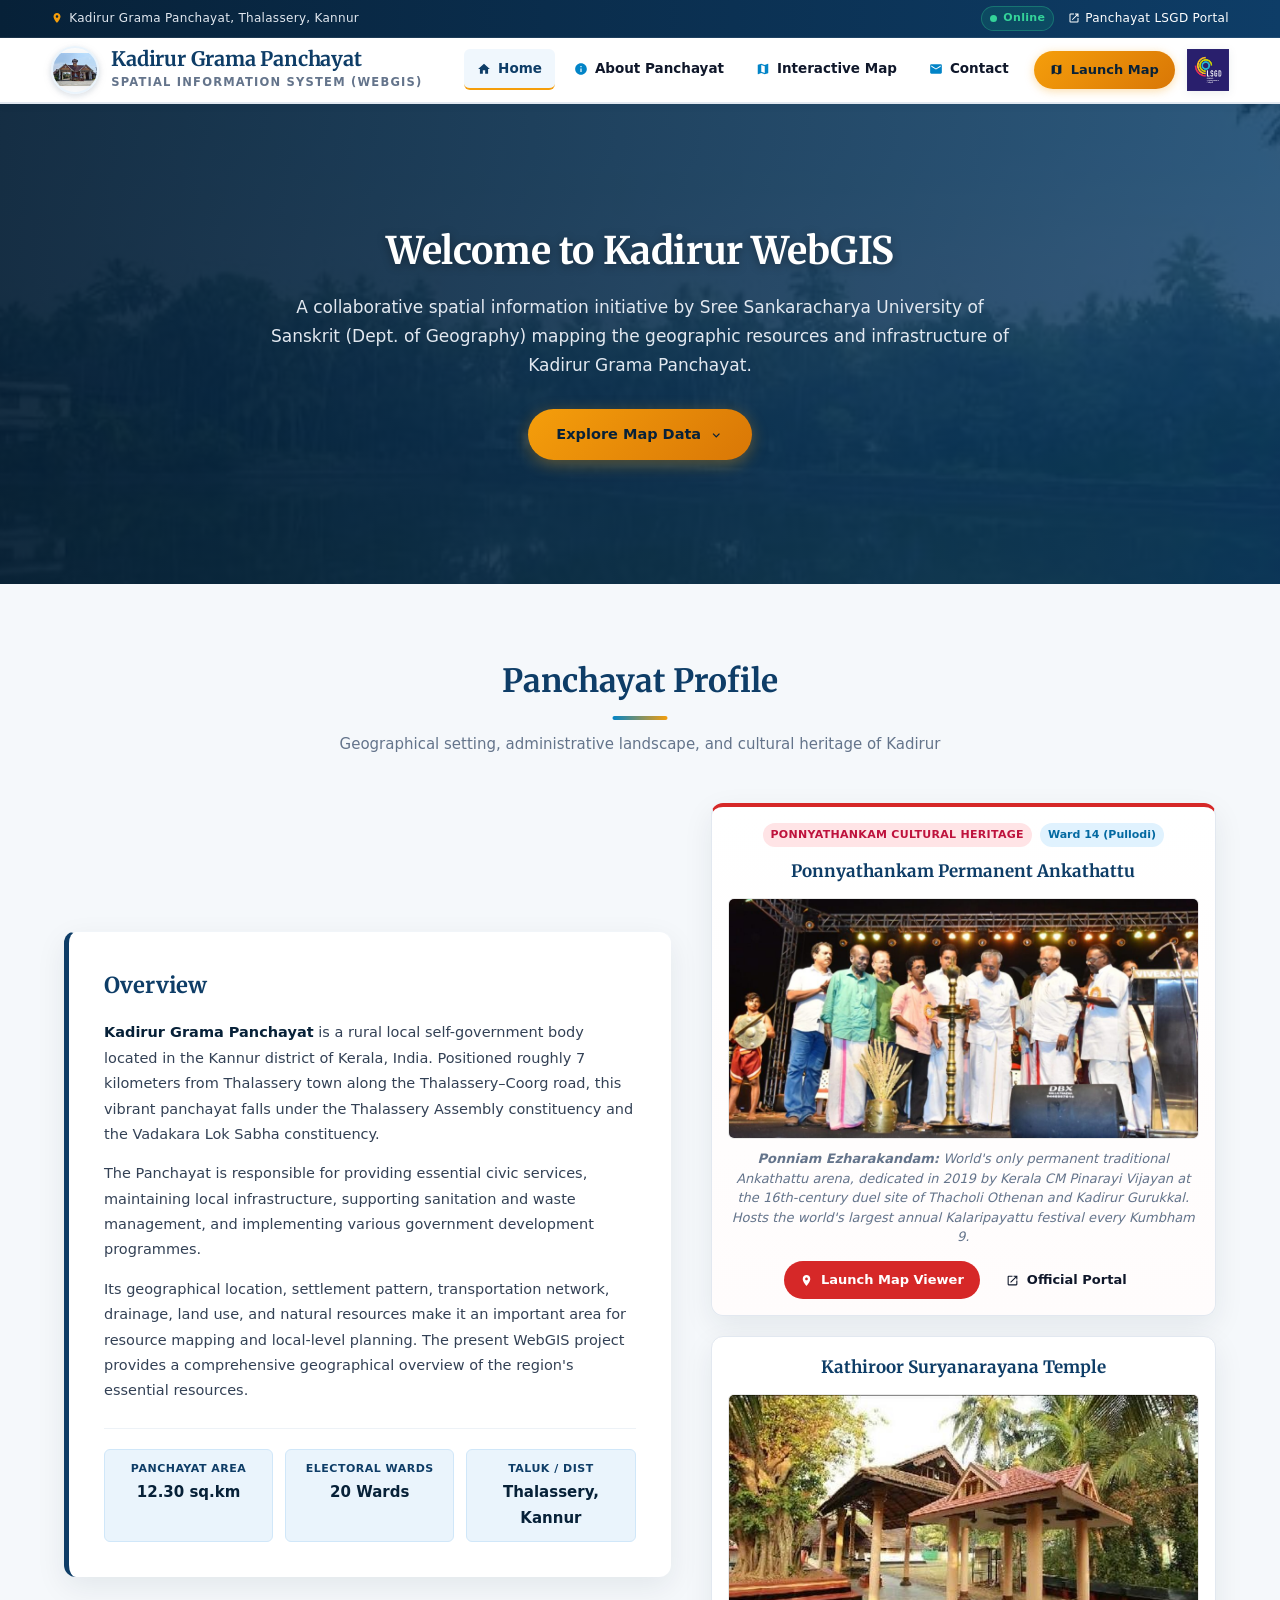
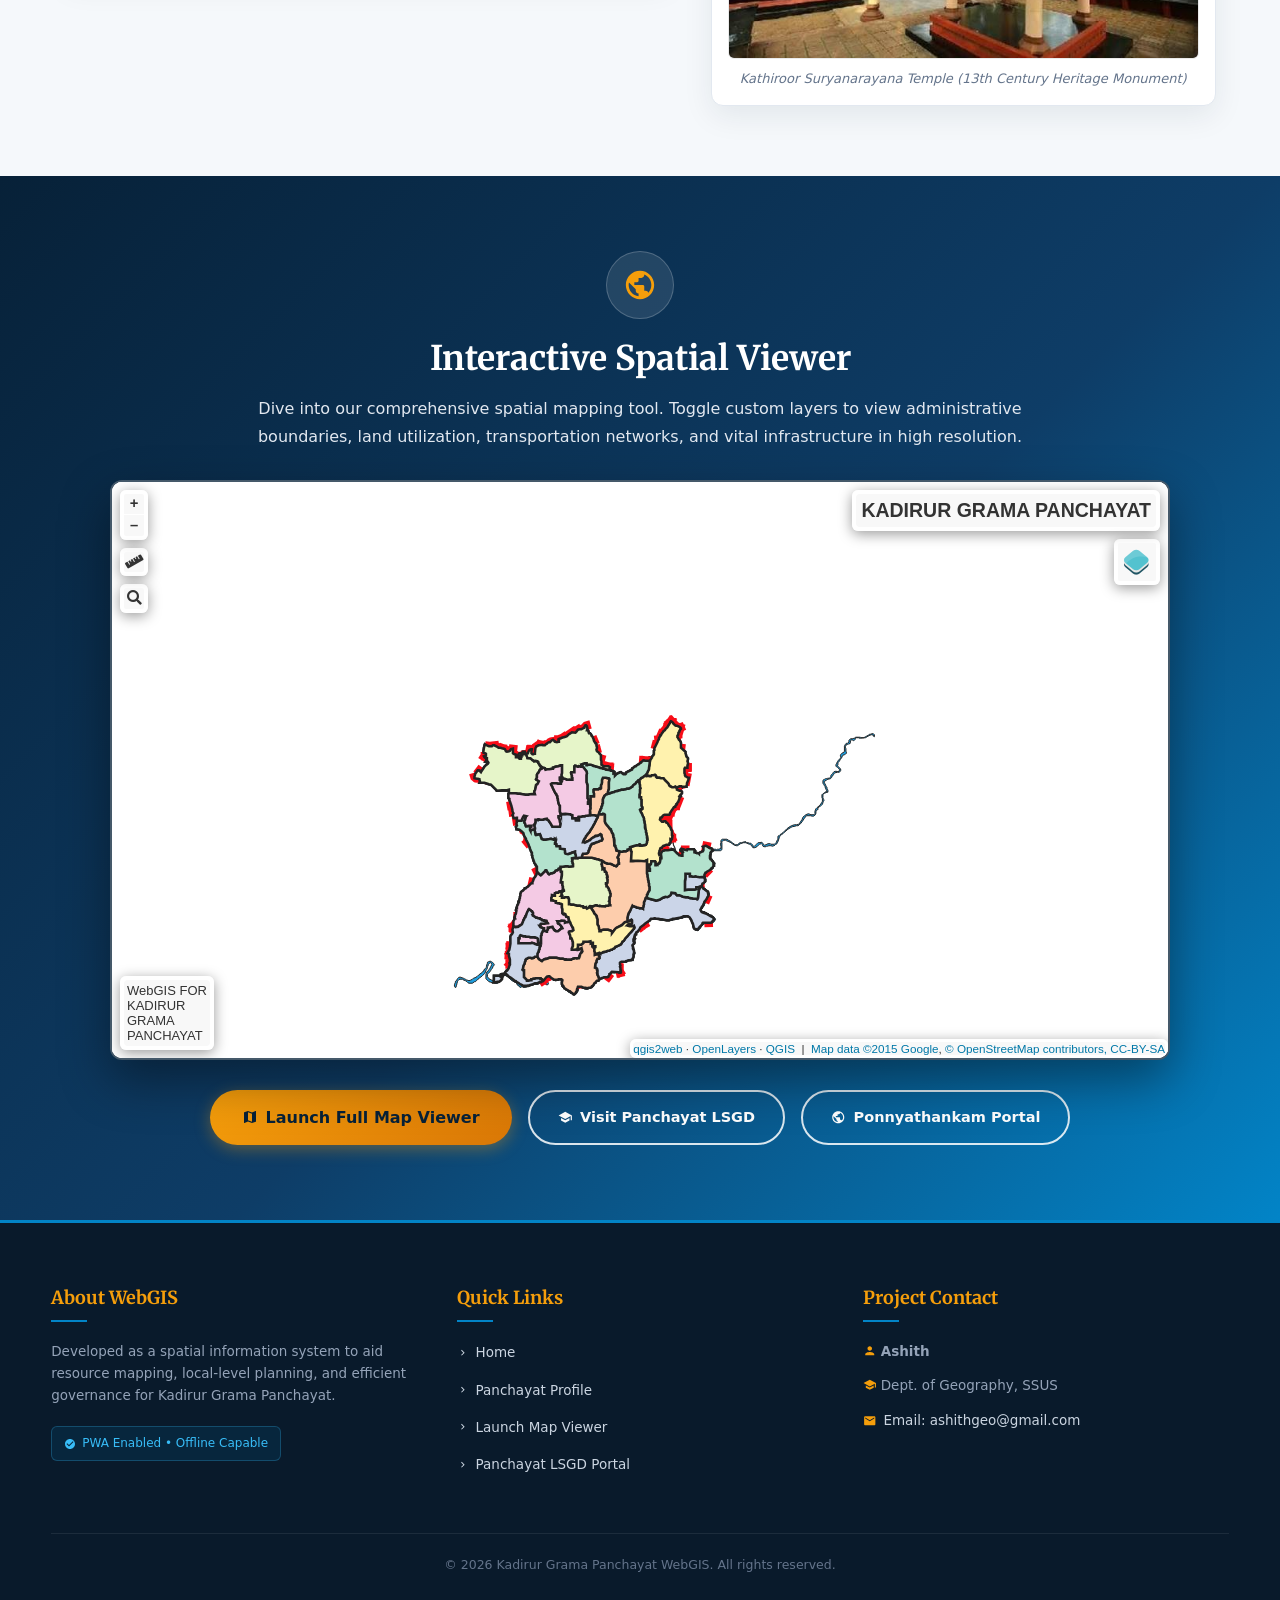
<file: index.html>
<!DOCTYPE html>
<html lang="en">

<head>
    <meta charset="UTF-8">
    <meta name="viewport" content="width=device-width, initial-scale=1.0">
    <title>WebGIS – Kadirur Grama Panchayat | LSGD Kerala</title>
    <meta name="description"
        content="Official Spatial Information System (WebGIS) of Kadirur Grama Panchayat, LSGD Kerala. Spatial resource mapping, administrative wards, civic infrastructure, and local-level planning.">
    <meta name="theme-color" content="#0e3d67">

    <!-- Progressive Web App Manifest -->
    <link rel="manifest" href="manifest.json">

    <!-- Preload Critical Above-the-Fold Hero Image -->
    <link rel="preload" as="image" href="assets/images/kadirur_landscape_hero.jpg">

    <!-- Google Fonts with Non-Blocking Asynchronous Font Loading -->
    <link rel="preconnect" href="https://fonts.googleapis.com">
    <link rel="preconnect" href="https://fonts.gstatic.com" crossorigin>
    <link href="https://fonts.googleapis.com/css2?family=Merriweather:wght@700&display=swap" rel="stylesheet"
        media="print" onload="this.media='all'">
    <noscript>
        <link href="https://fonts.googleapis.com/css2?family=Merriweather:wght@700&display=swap" rel="stylesheet">
    </noscript>

    <!-- Core Optimized Stylesheet -->
    <link rel="stylesheet" href="styles.css?v=1.2.1">
</head>

<body>

    <!-- Accessible Keyboard Skip Link -->
    <a href="#main-content" class="skip-link">Skip to main content</a>

    <!-- Unified Sticky Site Header -->
    <header class="site-header" id="site-header">
        <!-- Top Utility Bar -->
        <div class="top-bar">
            <div class="top-bar-left">
                <span class="location-tag">
                    <svg class="svg-icon" viewBox="0 0 24 24" aria-hidden="true">
                        <path
                            d="M12 2C8.13 2 5 5.13 5 9c0 5.25 7 13 7 13s7-7.75 7-13c0-3.87-3.13-7-7-7zm0 9.5c-1.38 0-2.5-1.12-2.5-2.5s1.12-2.5 2.5-2.5 2.5 1.12 2.5 2.5-1.12 2.5-2.5 2.5z" />
                    </svg>
                    Kadirur Grama Panchayat, Thalassery, Kannur
                </span>
            </div>
            <div class="top-bar-right">
                <span class="network-badge" id="network-badge" aria-live="polite" title="Network status">
                    <span class="status-dot"></span>
                    <span class="status-text">Online</span>
                </span>
                <a href="https://kadirurpanchayat.lsgkerala.gov.in/en" target="_blank" rel="noopener noreferrer">
                    <svg class="svg-icon" viewBox="0 0 24 24" aria-hidden="true">
                        <path
                            d="M19 19H5V5h7V3H5a2 2 0 0 0-2 2v14a2 2 0 0 0 2 2h14a2 2 0 0 0 2-2v-7h-2v7zM14 3v2h3.59l-9.83 9.83 1.41 1.41L19 6.41V10h2V3h-7z" />
                    </svg>
                    Panchayat LSGD Portal
                </a>
            </div>
        </div>

        <!-- Main Navigation Bar -->
        <div class="main-nav-wrapper">
            <div class="nav-container">
                <!-- Branding: University Dept Logo + Titles -->
                <a href="#home" class="brand-link" aria-label="Kadirur Grama Panchayat WebGIS Home">
                    <img src="assets/images/ssus_logo.jpg" alt="SSUS Dept. of Geography Logo"
                        class="brand-logo ssus-logo" width="52" height="52">
                    <div class="header-titles">
                        <h1 class="site-title">Kadirur Grama Panchayat</h1>
                        <span class="site-subtitle">Spatial Information System (WebGIS)</span>
                    </div>
                </a>

                <!-- Desktop Navigation Links -->
                <nav class="desktop-nav" aria-label="Primary Navigation">
                    <ul class="nav-list">
                        <li><a href="#home" class="nav-link active"><svg class="svg-icon" viewBox="0 0 24 24"
                                    aria-hidden="true">
                                    <path d="M10 20v-6h4v6h5v-8h3L12 3 2 12h3v8z" />
                                </svg> Home</a></li>
                        <li><a href="#about" class="nav-link"><svg class="svg-icon" viewBox="0 0 24 24"
                                    aria-hidden="true">
                                    <path
                                        d="M12 2C6.48 2 2 6.48 2 12s4.48 10 10 10 10-4.48 10-10S17.52 2 12 2zm1 15h-2v-6h2v6zm0-8h-2V7h2v2z" />
                                </svg> About Panchayat</a></li>
                        <li><a href="#webgis" class="nav-link"><svg class="svg-icon" viewBox="0 0 24 24"
                                    aria-hidden="true">
                                    <path
                                        d="M20.5 3l-.16.03L15 5.1 9 3 3.36 4.9c-.21.07-.36.25-.36.48V20.5c0 .28.22.5.5.5l.16-.03L9 18.9l6 2.1 5.64-1.9c.21-.07.36-.25.36-.48V3.5c0-.28-.22-.5-.5-.5zM15 19l-6-2.11V5l6 2.11V19z" />
                                </svg> Interactive Map</a></li>
                        <li><a href="#contact" class="nav-link"><svg class="svg-icon" viewBox="0 0 24 24"
                                    aria-hidden="true">
                                    <path
                                        d="M20 4H4c-1.1 0-1.99.9-1.99 2L2 18c0 1.1.9 2 2 2h16c1.1 0 2-.9 2-2V6c0-1.1-.9-2-2-2zm0 4l-8 5-8-5V6l8 5 8-5v2z" />
                                </svg> Contact</a></li>
                    </ul>
                </nav>

                <!-- Header Actions & Secondary Logo -->
                <div class="header-actions">
                    <a href="#webgis" class="btn btn-sm btn-nav-cta">
                        <svg class="svg-icon" viewBox="0 0 24 24" aria-hidden="true">
                            <path
                                d="M20.5 3l-.16.03L15 5.1 9 3 3.36 4.9c-.21.07-.36.25-.36.48V20.5c0 .28.22.5.5.5l.16-.03L9 18.9l6 2.1 5.64-1.9c.21-.07.36-.25.36-.48V3.5c0-.28-.22-.5-.5-.5zM15 19l-6-2.11V5l6 2.11V19z" />
                        </svg>
                        <span>Launch Map</span>
                    </a>
                    <img src="assets/images/lsgd_logo.png" alt="LSGD Kerala Logo" class="brand-logo lsgd-logo"
                        width="46" height="46">

                    <!-- Accessible Mobile Hamburger Button -->
                    <button class="mobile-menu-btn" id="mobile-menu-toggle" aria-label="Toggle navigation menu"
                        aria-expanded="false" aria-controls="mobile-nav-drawer">
                        <span class="hamburger-bar"></span>
                        <span class="hamburger-bar"></span>
                        <span class="hamburger-bar"></span>
                    </button>
                </div>
            </div>
        </div>

        <!-- Accessible Mobile Navigation Drawer -->
        <nav class="mobile-nav-drawer" id="mobile-nav-drawer" aria-label="Mobile Navigation" hidden>
            <ul class="mobile-nav-list">
                <li><a href="#home" class="mobile-nav-link active"><svg class="svg-icon" viewBox="0 0 24 24"
                            aria-hidden="true">
                            <path d="M10 20v-6h4v6h5v-8h3L12 3 2 12h3v8z" />
                        </svg> Home</a></li>
                <li><a href="#about" class="mobile-nav-link"><svg class="svg-icon" viewBox="0 0 24 24"
                            aria-hidden="true">
                            <path
                                d="M12 2C6.48 2 2 6.48 2 12s4.48 10 10 10 10-4.48 10-10S17.52 2 12 2zm1 15h-2v-6h2v6zm0-8h-2V7h2v2z" />
                        </svg> About Panchayat</a></li>
                <li><a href="#webgis" class="mobile-nav-link"><svg class="svg-icon" viewBox="0 0 24 24"
                            aria-hidden="true">
                            <path
                                d="M20.5 3l-.16.03L15 5.1 9 3 3.36 4.9c-.21.07-.36.25-.36.48V20.5c0 .28.22.5.5.5l.16-.03L9 18.9l6 2.1 5.64-1.9c.21-.07.36-.25.36-.48V3.5c0-.28-.22-.5-.5-.5zM15 19l-6-2.11V5l6 2.11V19z" />
                        </svg> Interactive Map</a></li>
                <li><a href="#contact" class="mobile-nav-link"><svg class="svg-icon" viewBox="0 0 24 24"
                            aria-hidden="true">
                            <path
                                d="M20 4H4c-1.1 0-1.99.9-1.99 2L2 18c0 1.1.9 2 2 2h16c1.1 0 2-.9 2-2V6c0-1.1-.9-2-2-2zm0 4l-8 5-8-5V6l8 5 8-5v2z" />
                        </svg> Contact</a></li>
                <li class="mobile-nav-action">
                    <a href="https://kadirurpanchayat.lsgkerala.gov.in/en" target="_blank" rel="noopener noreferrer"
                        class="btn btn-outline-light btn-block">
                        <svg class="svg-icon" viewBox="0 0 24 24" aria-hidden="true">
                            <path
                                d="M19 19H5V5h7V3H5a2 2 0 0 0-2 2v14a2 2 0 0 0 2 2h14a2 2 0 0 0 2-2v-7h-2v7zM14 3v2h3.59l-9.83 9.83 1.41 1.41L19 6.41V10h2V3h-7z" />
                        </svg>
                        Panchayat LSGD Portal
                    </a>
                </li>
            </ul>
        </nav>
    </header>

    <!-- Main Page Content -->
    <main id="main-content">
        <!-- Hero Section -->
        <section id="home" class="hero">
            <div class="hero-content">
                <h2>Welcome to Kadirur WebGIS</h2>
                <p>A collaborative spatial information initiative by Sree Sankaracharya University of Sanskrit (Dept. of
                    Geography) mapping the geographic resources and infrastructure of Kadirur Grama Panchayat.</p>
                <a href="#webgis" class="btn btn-primary">
                    <span>Explore Map Data</span>
                    <svg class="svg-icon" viewBox="0 0 24 24" aria-hidden="true">
                        <path d="M7.41 8.59L12 13.17l4.59-4.58L18 10l-6 6-6-6 1.41-1.41z" />
                    </svg>
                </a>
            </div>
        </section>

        <!-- About Section -->
        <section id="about" class="container">
            <div class="section-header">
                <h2>Panchayat Profile</h2>
                <p>Geographical setting, administrative landscape, and cultural heritage of Kadirur</p>
            </div>

            <div class="about-grid">
                <div class="about-text">
                    <h3>Overview</h3>
                    <p>
                        <strong>Kadirur Grama Panchayat</strong> is a rural local self-government body located in the
                        Kannur district of Kerala, India. Positioned roughly 7 kilometers from Thalassery town along the
                        Thalassery–Coorg road, this vibrant panchayat falls under the Thalassery Assembly constituency
                        and the Vadakara Lok Sabha constituency.
                    </p>
                    <p>
                        The Panchayat is responsible for providing essential civic services, maintaining local
                        infrastructure, supporting sanitation and waste management, and implementing various government
                        development programmes.
                    </p>
                    <p>
                        Its geographical location, settlement pattern, transportation network, drainage, land use, and
                        natural resources make it an important area for resource mapping and local-level planning. The
                        present WebGIS project provides a comprehensive geographical overview of the region's essential
                        resources.
                    </p>

                    <!-- Key Stats Strip -->
                    <div class="key-stats-strip">
                        <div class="stat-item">
                            <span>Panchayat Area</span>
                            <strong>12.30 sq.km</strong>
                        </div>
                        <div class="stat-item">
                            <span>Electoral Wards</span>
                            <strong>20 Wards</strong>
                        </div>
                        <div class="stat-item">
                            <span>Taluk / Dist</span>
                            <strong>Thalassery, Kannur</strong>
                        </div>
                    </div>
                </div>

                <div class="heritage-cards-stack">
                    <!-- Ponnyathankam Cultural Heritage Card -->
                    <div class="map-card heritage-highlight-card">
                        <div class="card-badge-strip">
                            <span class="badge-tag-heritage">Ponnyathankam Cultural Heritage</span>
                            <span class="badge-tag-ward">Ward 14 (Pullodi)</span>
                        </div>
                        <h3>Ponnyathankam Permanent Ankathattu</h3>
                        <img src="assets/images/ponnyathankam_ankathattu.jpg"
                            alt="Ponnyathankam Permanent Ankathattu at Ponniam Ezharakandam" class="map-image"
                            width="597" height="335" loading="lazy" decoding="async">
                        <p class="map-card-caption">
                            <strong>Ponniam Ezharakandam:</strong> World's only permanent traditional Ankathattu arena,
                            dedicated in 2019 by Kerala CM Pinarayi Vijayan at the 16th-century duel site of Thacholi
                            Othenan and Kadirur Gurukkal. Hosts the world's largest annual Kalaripayattu festival every
                            Kumbham 9.
                        </p>
                        <div class="card-actions-strip">
                            <a href="map/index.html" class="btn btn-sm btn-heritage-locate">
                                <svg class="svg-icon" viewBox="0 0 24 24" aria-hidden="true">
                                    <path
                                        d="M12 2C8.13 2 5 5.13 5 9c0 5.25 7 13 7 13s7-7.75 7-13c0-3.87-3.13-7-7-7zm0 9.5c-1.38 0-2.5-1.12-2.5-2.5s1.12-2.5 2.5-2.5 2.5 1.12 2.5 2.5-1.12 2.5-2.5 2.5z" />
                                </svg>
                                <span>Launch Map Viewer</span>
                            </a>
                            <a href="https://ponnyathankam.com/" target="_blank" rel="noopener noreferrer"
                                class="btn btn-sm btn-outline-dark">
                                <svg class="svg-icon" viewBox="0 0 24 24" aria-hidden="true">
                                    <path
                                        d="M19 19H5V5h7V3H5a2 2 0 0 0-2 2v14a2 2 0 0 0 2 2h14a2 2 0 0 0 2-2v-7h-2v7zM14 3v2h3.59l-9.83 9.83 1.41 1.41L19 6.41V10h2V3h-7z" />
                                </svg>
                                <span>Official Portal</span>
                            </a>
                        </div>
                    </div>

                    <!-- Suryanarayana Temple Card -->
                    <div class="map-card">
                        <h3>Kathiroor Suryanarayana Temple</h3>
                        <img src="assets/images/kadirur_temple_heritage.jpg"
                            alt="Kathiroor Suryanarayana Temple Heritage Monument" class="map-image" width="597"
                            height="335" loading="lazy" decoding="async">
                        <p class="map-card-caption">Kathiroor Suryanarayana Temple (13th Century Heritage Monument)</p>
                    </div>
                </div>
            </div>
        </section>

        <!-- Interactive WebGIS CTA Section (with Resilient Live Map Container) -->
        <section id="webgis" class="gis-cta-section">
            <div class="gis-cta-container">
                <div class="gis-cta-icon-wrapper">
                    <svg class="gis-cta-icon svg-icon" viewBox="0 0 24 24" aria-hidden="true">
                        <path
                            d="M12 2C6.48 2 2 6.48 2 12s4.48 10 10 10 10-4.48 10-10S17.52 2 12 2zm-1 17.93c-3.95-.49-7-3.85-7-7.93 0-.62.08-1.21.21-1.79L9 15v1c0 1.1.9 2 2 2v1.93zm6.9-2.54c-.26-.81-1-1.39-1.9-1.39h-1v-3c0-.55-.45-1-1-1H8v-2h2c.55 0 1-.45 1-1V7h2c1.1 0 2-.9 2-2v-.41c2.93 1.19 5 4.06 5 7.41 0 2.08-.8 3.97-2.1 5.39z" />
                    </svg>
                </div>
                <h2>Interactive Spatial Viewer</h2>
                <p>Dive into our comprehensive spatial mapping tool. Toggle custom layers to view administrative
                    boundaries, land utilization, transportation networks, and vital infrastructure in high resolution.
                </p>

                <!-- Embedded Map Frame with Loading Skeleton & Offline Fallback -->
                <div class="gis-embed-frame" id="gis-embed-frame">
                    <!-- Skeleton Loader State -->
                    <div class="iframe-skeleton" id="iframe-skeleton" aria-hidden="true">
                        <div class="skeleton-spinner"></div>
                        <p class="skeleton-text">Loading Kadirur WebGIS...</p>
                    </div>

                    <!-- Live Embedded Map Iframe pointing to local integrated WebGIS -->
                    <iframe id="gis-map-iframe" src="map/index.html" title="Kadirur Grama Panchayat Interactive WebGIS"
                        loading="lazy" allowfullscreen>
                    </iframe>

                    <!-- Offline / Network Failure Fallback Notice -->
                    <div class="iframe-offline-fallback" id="iframe-offline-fallback" style="display: none;">
                        <div class="offline-fallback-content">
                            <svg class="fallback-icon" viewBox="0 0 24 24">
                                <path
                                    d="M12 2C6.48 2 2 6.48 2 12s4.48 10 10 10 10-4.48 10-10S17.52 2 12 2zm1 15h-2v-2h2v2zm0-4h-2V7h2v6z" />
                            </svg>
                            <h4>Interactive Viewer Notice</h4>
                            <p>Loading local map data. If the embedded map does not appear, click Launch to open the
                                full interactive viewer.</p>
                            <button type="button" class="btn btn-sm btn-primary" id="retry-iframe-btn">
                                <svg class="svg-icon" viewBox="0 0 24 24">
                                    <path
                                        d="M17.65 6.35C16.2 4.9 14.21 4 12 4c-4.42 0-7.99 3.58-7.99 8s3.57 8 7.99 8c3.73 0 6.84-2.55 7.73-6h-2.08c-.82 2.33-3.04 4-5.65 4-3.31 0-6-2.69-6-6s2.69-6 6-6c1.66 0 3.14.69 4.22 1.78L13 11h7V4l-2.35 2.35z" />
                                </svg>
                                Reload Map
                            </button>
                        </div>
                    </div>
                </div>

                <div class="btn-group">
                    <!-- Primary Launch Button -->
                    <a href="map/index.html" target="_blank" rel="noopener noreferrer" class="btn btn-launch">
                        <svg class="svg-icon" viewBox="0 0 24 24" aria-hidden="true">
                            <path
                                d="M20.5 3l-.16.03L15 5.1 9 3 3.36 4.9c-.21.07-.36.25-.36.48V20.5c0 .28.22.5.5.5l.16-.03L9 18.9l6 2.1 5.64-1.9c.21-.07.36-.25.36-.48V3.5c0-.28-.22-.5-.5-.5zM15 19l-6-2.11V5l6 2.11V19z" />
                        </svg>
                        <span>Launch Full Map Viewer</span>
                    </a>

                    <!-- Secondary Info Button -->
                    <a href="https://kadirurpanchayat.lsgkerala.gov.in/en" target="_blank" rel="noopener noreferrer"
                        class="btn btn-outline-light">
                        <svg class="svg-icon" viewBox="0 0 24 24" aria-hidden="true">
                            <path d="M5 13.18v4L12 21l7-3.82v-4L12 17l-7-3.82zM12 3L1 9l11 6 9-4.91V17h2V9L12 3z" />
                        </svg>
                        <span>Visit Panchayat LSGD</span>
                    </a>

                    <!-- Ponnyathankam Official Site Button -->
                    <a href="https://ponnyathankam.com/" target="_blank" rel="noopener noreferrer"
                        class="btn btn-outline-light">
                        <svg class="svg-icon" viewBox="0 0 24 24" aria-hidden="true">
                            <path
                                d="M12 2C6.48 2 2 6.48 2 12s4.48 10 10 10 10-4.48 10-10S17.52 2 12 2zm-1 17.93c-3.95-.49-7-3.85-7-7.93 0-.62.08-1.21.21-1.79L9 15v1c0 1.1.9 2 2 2v1.93zm6.9-2.54c-.26-.81-1-1.39-1.9-1.39h-1v-3c0-.55-.45-1-1-1H8v-2h2c.55 0 1-.45 1-1V7h2c1.1 0 2-.9 2-2v-.41c2.93 1.19 5 4.06 5 7.41 0 2.08-.8 3.97-2.1 5.39z" />
                        </svg>
                        <span>Ponnyathankam Portal</span>
                    </a>
                </div>
            </div>
        </section>
    </main>

    <!-- Footer -->
    <footer id="contact">
        <div class="footer-grid">
            <div class="footer-col">
                <h3>About WebGIS</h3>
                <p>Developed as a spatial information system to aid resource mapping, local-level planning, and
                    efficient governance for Kadirur Grama Panchayat.</p>
                <div class="offline-cached-badge">
                    <svg class="svg-icon" viewBox="0 0 24 24">
                        <path
                            d="M12 2C6.48 2 2 6.48 2 12s4.48 10 10 10 10-4.48 10-10S17.52 2 12 2zm-2 15l-5-5 1.41-1.41L10 14.17l7.59-7.59L19 8l-9 9z" />
                    </svg>
                    <span>PWA Enabled &bull; Offline Capable</span>
                </div>
            </div>

            <div class="footer-col">
                <h3>Quick Links</h3>
                <ul class="footer-links">
                    <li><a href="#home"><svg class="svg-icon svg-sm" viewBox="0 0 24 24">
                                <path d="M10 6L8.59 7.41 13.17 12l-4.58 4.59L10 18l6-6z" />
                            </svg> Home</a></li>
                    <li><a href="#about"><svg class="svg-icon svg-sm" viewBox="0 0 24 24">
                                <path d="M10 6L8.59 7.41 13.17 12l-4.58 4.59L10 18l6-6z" />
                            </svg> Panchayat Profile</a></li>
                    <li><a href="map/index.html" target="_blank" rel="noopener noreferrer"><svg class="svg-icon svg-sm"
                                viewBox="0 0 24 24">
                                <path d="M10 6L8.59 7.41 13.17 12l-4.58 4.59L10 18l6-6z" />
                            </svg> Launch Map Viewer</a></li>
                    <li><a href="https://kadirurpanchayat.lsgkerala.gov.in/en" target="_blank"
                            rel="noopener noreferrer"><svg class="svg-icon svg-sm" viewBox="0 0 24 24">
                                <path d="M10 6L8.59 7.41 13.17 12l-4.58 4.59L10 18l6-6z" />
                            </svg> Panchayat LSGD Portal</a></li>
                </ul>
            </div>

            <div class="footer-col">
                <h3>Project Contact</h3>
                <ul class="footer-contact">
                    <li>
                        <p><svg class="svg-icon icon-gold" viewBox="0 0 24 24">
                                <path
                                    d="M12 12c2.21 0 4-1.79 4-4s-1.79-4-4-4-4 1.79-4 4 1.79 4 4 4zm0 2c-2.67 0-8 1.34-8 4v2h16v-2c0-2.66-5.33-4-8-4z" />
                            </svg> <strong>Ashith</strong></p>
                    </li>
                    <li>
                        <p><svg class="svg-icon icon-gold" viewBox="0 0 24 24">
                                <path d="M5 13.18v4L12 21l7-3.82v-4L12 17l-7-3.82zM12 3L1 9l11 6 9-4.91V17h2V9L12 3z" />
                            </svg> Dept. of Geography, SSUS</p>
                    </li>
                    <li><a href="mailto:ashithgeo@gmail.com"><svg class="svg-icon icon-gold" viewBox="0 0 24 24">
                                <path
                                    d="M20 4H4c-1.1 0-1.99.9-1.99 2L2 18c0 1.1.9 2 2 2h16c1.1 0 2-.9 2-2V6c0-1.1-.9-2-2-2zm0 4l-8 5-8-5V6l8 5 8-5v2z" />
                            </svg> Email: ashithgeo@gmail.com</a></li>
                </ul>
            </div>
        </div>

        <div class="footer-bottom">
            <p>&copy; 2026 Kadirur Grama Panchayat WebGIS. All rights reserved.</p>
        </div>
    </footer>

    <!-- Deferred Application & Service Worker Controller -->
    <script src="app.js?v=1.2.1" defer></script>
</body>

</html>
</file>
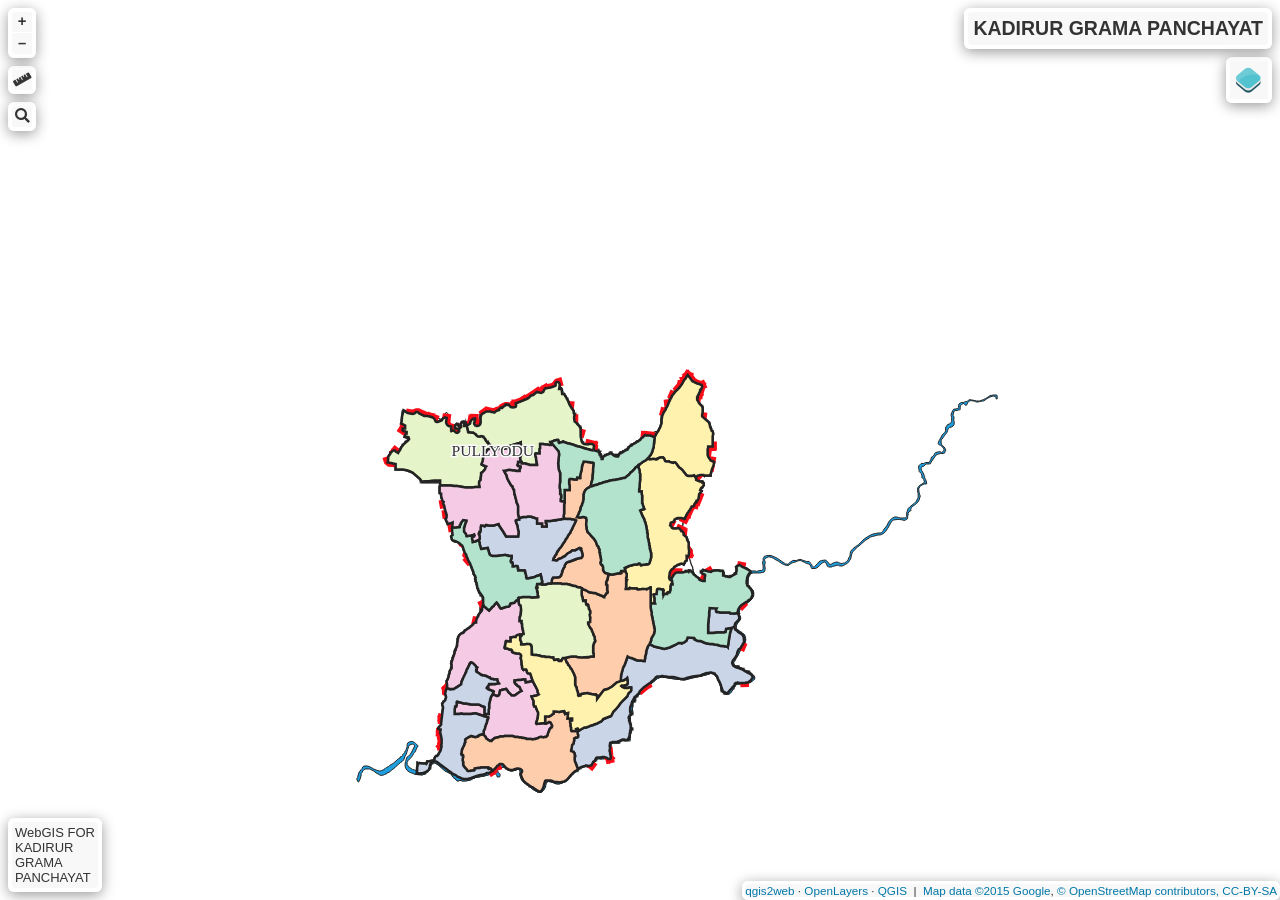
<file: map/index.html>
<!doctype html>
<html lang="en">
    <head>
        <meta charset="utf-8">
        <meta http-equiv="X-UA-Compatible" content="IE=edge">
        <meta name="viewport" content="initial-scale=1,user-scalable=no,maximum-scale=1,width=device-width">
        <meta name="mobile-web-app-capable" content="yes">
        <meta name="apple-mobile-web-app-capable" content="yes">
        <title>WebGIS – Kadirur Grama Panchayat</title>
        <meta name="description" content="Spatial Information System of Kadirur Grama Panchayat.">

        <link rel="stylesheet" href="./resources/ol.css">
        <link rel="stylesheet" href="resources/fontawesome-all.min.css">
        <link href="resources/photon-geocoder-autocomplete.min.css" rel="stylesheet">
        <link rel="stylesheet" href="./resources/ol-layerswitcher.css">
        <link rel="stylesheet" href="./resources/qgis2web.css">

        <style>
        html, body, #map {
            width: 100%;
            height: 100%;
            padding: 0;
            margin: 0;
            overflow: hidden;
            font-family: -apple-system, BlinkMacSystemFont, "Segoe UI", Roboto, Helvetica, Arial, sans-serif;
            background-color: #ffffff;
        }

        .ol-control > * {
            background-color: #f8f8f8 !important;
            color: #333333 !important;
            border-radius: 4px;
        }
        .ol-attribution a, .gcd-gl-input::placeholder, .search-layer-input-search::placeholder {
            color: #444444 !important;
        }
        .search-layer-input-search {
            background-color: #f8f8f8 !important;
        }
        .ol-control > *:focus, .ol-control > *:hover {
            background-color: rgba(248, 248, 248, 0.9) !important;
        } 
        .ol-control {
            background-color: rgba(255, 255, 255, 0.6) !important;
            padding: 3px !important;
            border-radius: 6px;
        }
        </style>
    </head>
    <body>
        <div id="map">
            <div id="popup" class="ol-popup">
                <a href="#" id="popup-closer" class="ol-popup-closer"></a>
                <div id="popup-content"></div>
            </div>
        </div>

        <script src="resources/qgis2web_expressions.js"></script>
        <script src="./resources/functions.js"></script>
        <script src="./resources/ol.js"></script>
        <script src="./resources/ol-layerswitcher.js"></script>
        <script src="resources/photon-geocoder-autocomplete.min.js"></script>
        <script src="resources/olms.js"></script>

        <script src="layers/GEOMORPHOLOGY_6.js"></script>
        <script src="layers/SOILTEXTURE_7.js"></script>
        <script src="layers/GEOLOGY_8.js"></script>
        <script src="layers/KADIRURBOUNDARY_10.js"></script>
        <script src="layers/BUILTUP_11.js"></script>
        <script src="layers/TOWERLINE_12.js"></script>
        <script src="layers/DRAINAGE_13.js"></script>
        <script src="layers/KSEBTOWER_14.js"></script>
        <script src="layers/SCHOOL_15.js"></script>
        <script src="layers/ROAD_16.js"></script>
        <script src="layers/KADIRURWARD_17.js"></script>

        <script src="styles/GEOMORPHOLOGY_6_style.js"></script>
        <script src="styles/SOILTEXTURE_7_style.js"></script>
        <script src="styles/GEOLOGY_8_style.js"></script>
        <script src="styles/KADIRURBOUNDARY_10_style.js"></script>
        <script src="styles/BUILTUP_11_style.js"></script>
        <script src="styles/TOWERLINE_12_style.js"></script>
        <script src="styles/DRAINAGE_13_style.js"></script>
        <script src="styles/KSEBTOWER_14_style.js"></script>
        <script src="styles/SCHOOL_15_style.js"></script>
        <script src="styles/ROAD_16_style.js"></script>
        <script src="styles/KADIRURWARD_17_style.js"></script>

        <script src="./layers/layers.js" type="text/javascript"></script> 
        <script src="./resources/Autolinker.min.js"></script>
        <script src="./resources/qgis2web.js"></script>
    </body>
</html>
</file>
<file: styles.css>
/* ===================================================================
   WEBGIS – KADIRUR GRAMA PANCHAYAT | LSGD KERALA
   High-Performance, Cartographic Sapphire & Surya Amber Theme
   Optimized for Fast Loading, 2G/3G Resilience, & Responsive UX
   =================================================================== */

:root {
    /* Brand Cartographic Palette - Kadirur Royal Navy & Surya Amber Gold */
    --brand-primary: #0e3d67;          /* Deep Sapphire / Navy */
    --brand-primary-dark: #072138;     /* Midnight Navy */
    --brand-primary-light: #eaf4fc;    /* Clean Azure Ice */
    --brand-accent: #0284c7;           /* Vibrant Cyan Azure */
    
    --brand-gold: #f59e0b;             /* Surya Amber Gold (Kadiravapuram) */
    --brand-gold-hover: #d97706;       /* Warm Deep Gold */
    --brand-gold-light: #fef3c7;
    
    --text-dark: #0f172a;              /* Slate 900 */
    --text-body: #334155;              /* Slate 700 */
    --text-muted: #64748b;             /* Slate 500 */
    --bg-light: #f5f8fb;               /* Modern crisp background */
    --white: #ffffff;
    
    /* Typography Stacks - Zero External Latency Fallbacks */
    --font-heading: 'Merriweather', Georgia, 'Times New Roman', serif;
    --font-sans: system-ui, -apple-system, BlinkMacSystemFont, 'Segoe UI', Roboto, 'Open Sans', Helvetica, Arial, sans-serif;
    
    /* Semantic aliases */
    --lsgd-green: var(--brand-primary);
    --lsgd-green-dark: var(--brand-primary-dark);
    --lsgd-green-light: var(--brand-primary-light);
    --govt-gold: var(--brand-gold);
    --govt-gold-hover: var(--brand-gold-hover);
    
    --transition: all 0.25s cubic-bezier(0.25, 0.8, 0.25, 1);
    --shadow-sm: 0 2px 8px rgba(7, 33, 56, 0.06);
    --shadow-md: 0 10px 30px rgba(7, 33, 56, 0.08);
    --shadow-lg: 0 20px 45px rgba(7, 33, 56, 0.14);
    --shadow-hover: 0 12px 35px rgba(2, 132, 199, 0.20);
    
    --radius-sm: 6px;
    --radius-md: 12px;
    --radius-lg: 18px;
    --radius-pill: 50px;
    
    --header-height: 74px;
}

/* --- Base & Reset --- */
*, *::before, *::after {
    box-sizing: border-box;
    margin: 0;
    padding: 0;
}

html, body {
    width: 100%;
    max-width: 100vw;
    overflow-x: hidden;
    position: relative;
}

html {
    scroll-behavior: smooth;
    scroll-padding-top: calc(var(--header-height) + 20px);
}

body {
    font-family: var(--font-sans);
    background-color: var(--bg-light);
    color: var(--text-body);
    line-height: 1.7;
    -webkit-font-smoothing: antialiased;
    text-rendering: optimizeLegibility;
    min-height: 100vh;
    display: flex;
    flex-direction: column;
}

/* Skip to Content Link for Keyboard Accessibility */
.skip-link {
    position: absolute;
    top: -50px;
    left: 20px;
    background: var(--brand-gold);
    color: var(--brand-primary-dark);
    font-weight: 700;
    padding: 10px 18px;
    border-radius: var(--radius-sm);
    z-index: 9999;
    text-decoration: none;
    transition: top 0.2s ease;
}

.skip-link:focus {
    top: 15px;
}

/* --- SVG Icon Utilities --- */
.svg-icon {
    width: 1em;
    height: 1em;
    fill: currentColor;
    display: inline-block;
    vertical-align: -0.15em;
    flex-shrink: 0;
}

.svg-sm {
    width: 0.85em;
    height: 0.85em;
}

.icon-gold {
    color: var(--brand-gold);
}

/* ===================================================================
   UNIFIED STICKY SITE HEADER
   =================================================================== */
.site-header {
    position: sticky;
    top: 0;
    left: 0;
    width: 100%;
    max-width: 100%;
    z-index: 1000;
    background-color: var(--white);
    box-shadow: var(--shadow-sm);
    transition: var(--transition);
}

/* --- Top Utility Bar --- */
.top-bar {
    background: linear-gradient(90deg, var(--brand-primary-dark) 0%, var(--brand-primary) 100%);
    color: var(--white);
    padding: 6px 4%;
    font-size: 12px;
    display: flex;
    justify-content: space-between;
    align-items: center;
    letter-spacing: 0.3px;
    border-bottom: 1px solid rgba(255, 255, 255, 0.08);
    width: 100%;
}

.top-bar-left, .top-bar-right {
    display: flex;
    align-items: center;
    gap: 14px;
    flex-wrap: wrap;
}

.location-tag {
    display: inline-flex;
    align-items: center;
    gap: 6px;
    color: #e2e8f0;
}

.location-tag .svg-icon {
    color: var(--brand-gold);
}

.network-badge {
    display: inline-flex;
    align-items: center;
    gap: 6px;
    padding: 2px 8px;
    border-radius: var(--radius-pill);
    font-size: 11px;
    font-weight: 600;
    background: rgba(16, 185, 129, 0.15);
    color: #34d399;
    border: 1px solid rgba(52, 211, 153, 0.3);
    transition: var(--transition);
}

.network-badge.offline {
    background: rgba(239, 68, 68, 0.2);
    color: #fca5a5;
    border-color: rgba(239, 68, 68, 0.4);
}

.status-dot {
    width: 7px;
    height: 7px;
    border-radius: 50%;
    background-color: #34d399;
    display: inline-block;
}

.network-badge.offline .status-dot {
    background-color: #ef4444;
}

.top-bar a {
    color: var(--white);
    text-decoration: none;
    transition: var(--transition);
    display: inline-flex;
    align-items: center;
    gap: 5px;
}

.top-bar a:hover {
    color: var(--brand-gold);
}

/* --- Main Navigation Bar --- */
.main-nav-wrapper {
    background-color: var(--white);
    border-bottom: 2px solid #e2e8f0;
    transition: padding 0.2s ease;
    width: 100%;
}

.nav-container {
    max-width: 1300px;
    margin: 0 auto;
    padding: 8px 4%;
    display: flex;
    justify-content: space-between;
    align-items: center;
    gap: 12px;
    width: 100%;
}

/* Compact header when scrolled */
.site-header.scrolled .nav-container {
    padding: 6px 4%;
}

/* Brand Link: Logo & Titles */
.brand-link {
    display: flex;
    align-items: center;
    gap: 12px;
    text-decoration: none;
    min-width: 0;
    flex: 1;
}

.brand-logo {
    height: 48px;
    width: auto;
    object-fit: contain;
    transition: transform 0.25s ease;
    filter: drop-shadow(0 2px 4px rgba(7, 33, 56, 0.08));
    flex-shrink: 0;
}

.brand-link:hover .brand-logo {
    transform: scale(1.04);
}

.ssus-logo {
    border-radius: 50%;
    border: 2px solid var(--brand-primary-light);
    width: 48px;
    height: 48px;
    box-shadow: 0 2px 6px rgba(14, 61, 103, 0.12);
}

.lsgd-logo {
    height: 42px;
    width: auto;
}

.header-titles {
    display: flex;
    flex-direction: column;
    min-width: 0;
}

.site-title {
    font-family: var(--font-heading);
    font-size: clamp(15px, 2.8vw, 20px);
    font-weight: 700;
    color: var(--brand-primary);
    line-height: 1.2;
    letter-spacing: -0.2px;
    white-space: nowrap;
    overflow: hidden;
    text-overflow: ellipsis;
}

.site-subtitle {
    font-size: clamp(9.5px, 1.8vw, 11.5px);
    color: var(--text-muted);
    font-weight: 600;
    letter-spacing: 1.2px;
    text-transform: uppercase;
    margin-top: 2px;
    white-space: nowrap;
    overflow: hidden;
    text-overflow: ellipsis;
}

/* Desktop Navigation Menu */
.desktop-nav {
    display: flex;
    align-items: center;
}

.nav-list {
    display: flex;
    list-style: none;
    align-items: center;
    gap: 6px;
}

.nav-link {
    padding: 8px 13px;
    color: var(--text-dark);
    text-decoration: none;
    font-weight: 600;
    font-size: 13.5px;
    border-radius: var(--radius-sm);
    transition: var(--transition);
    display: inline-flex;
    align-items: center;
    gap: 7px;
    border-bottom: 2px solid transparent;
}

.nav-link .svg-icon {
    color: var(--brand-accent);
    font-size: 14px;
    transition: transform 0.2s ease, color 0.2s ease;
}

.nav-link:hover {
    background-color: var(--brand-primary-light);
    color: var(--brand-primary);
}

.nav-link:hover .svg-icon {
    color: var(--brand-gold-hover);
    transform: translateY(-1px);
}

.nav-link.active {
    color: var(--brand-primary);
    background-color: #f0f7fd;
    border-bottom-color: var(--brand-gold);
}

.nav-link.active .svg-icon {
    color: var(--brand-primary);
}

/* Header Actions & Secondary Brand Logo */
.header-actions {
    display: flex;
    align-items: center;
    gap: 12px;
    flex-shrink: 0;
    margin-left: auto;
}

.btn-nav-cta {
    background: linear-gradient(135deg, var(--brand-gold) 0%, var(--brand-gold-hover) 100%);
    color: #072138 !important;
    font-weight: 700;
    font-size: 13px;
    padding: 8px 16px;
    border-radius: var(--radius-pill);
    box-shadow: 0 2px 10px rgba(245, 158, 11, 0.35);
    text-decoration: none;
    display: inline-flex;
    align-items: center;
    gap: 6px;
    transition: var(--transition);
}

.btn-nav-cta:hover {
    transform: translateY(-2px);
    box-shadow: 0 4px 14px rgba(245, 158, 11, 0.45);
}

/* Mobile Hamburger Toggle Button */
.mobile-menu-btn {
    display: none;
    background: #f1f5f9;
    border: 1px solid #cbd5e1;
    border-radius: var(--radius-sm);
    width: 42px;
    height: 42px;
    flex-direction: column;
    justify-content: center;
    align-items: center;
    gap: 5px;
    cursor: pointer;
    padding: 8px;
    flex-shrink: 0;
    transition: var(--transition);
}

.mobile-menu-btn:hover, .mobile-menu-btn:focus {
    background-color: var(--brand-primary-light);
    border-color: var(--brand-accent);
    outline: none;
}

.hamburger-bar {
    width: 22px;
    height: 2px;
    background-color: var(--brand-primary);
    border-radius: 2px;
    transition: var(--transition);
}

/* Active hamburger animation */
.mobile-menu-btn[aria-expanded="true"] .hamburger-bar:nth-child(1) {
    transform: translateY(7px) rotate(45deg);
}
.mobile-menu-btn[aria-expanded="true"] .hamburger-bar:nth-child(2) {
    opacity: 0;
}
.mobile-menu-btn[aria-expanded="true"] .hamburger-bar:nth-child(3) {
    transform: translateY(-7px) rotate(-45deg);
}

/* Mobile Navigation Drawer */
.mobile-nav-drawer {
    display: none;
    background-color: var(--white);
    border-bottom: 3px solid var(--brand-primary);
    box-shadow: var(--shadow-md);
    padding: 14px 4% 18px 4%;
    animation: slideDown 0.25s ease-out forwards;
}

.mobile-nav-drawer[hidden] {
    display: none !important;
}

.mobile-nav-drawer:not([hidden]) {
    display: block;
}

@keyframes slideDown {
    from { opacity: 0; transform: translateY(-10px); }
    to { opacity: 1; transform: translateY(0); }
}

.mobile-nav-list {
    list-style: none;
    display: flex;
    flex-direction: column;
    gap: 6px;
}

.mobile-nav-link {
    display: flex;
    align-items: center;
    gap: 12px;
    padding: 12px 16px;
    color: var(--text-dark);
    text-decoration: none;
    font-weight: 600;
    font-size: 15px;
    border-radius: var(--radius-sm);
    transition: var(--transition);
    min-height: 44px;
}

.mobile-nav-link .svg-icon {
    font-size: 18px;
    color: var(--brand-accent);
}

.mobile-nav-link:hover, .mobile-nav-link:focus {
    background-color: var(--brand-primary-light);
    color: var(--brand-primary);
    padding-left: 20px;
}

.mobile-nav-link.active {
    background-color: var(--brand-primary-light);
    color: var(--brand-primary);
    font-weight: 700;
    border-left: 4px solid var(--brand-gold);
}

.mobile-nav-action {
    margin-top: 10px;
    padding-top: 10px;
    border-top: 1px solid #e2e8f0;
}

.btn-block {
    width: 100%;
    text-align: center;
}

/* ===================================================================
   HERO SECTION
   =================================================================== */
.hero {
    position: relative;
    min-height: 480px;
    background: linear-gradient(to right, rgba(7, 33, 56, 0.94), rgba(14, 61, 103, 0.84)), 
                url('assets/images/kadirur_landscape_hero.jpg') center/cover no-repeat;
    display: flex;
    align-items: center;
    justify-content: center;
    text-align: center;
    color: var(--white);
    padding: 60px 20px;
    width: 100%;
}

@media (min-width: 1024px) and (hover: hover) {
    .hero {
        background-attachment: fixed;
    }
}

.hero-content {
    animation: heroFadeIn 0.8s ease-out forwards;
    max-width: 860px;
    margin: 0 auto;
    width: 100%;
}

@keyframes heroFadeIn {
    from { opacity: 0; transform: translateY(16px); }
    to { opacity: 1; transform: translateY(0); }
}

.hero-content h2 {
    font-family: var(--font-heading);
    font-size: clamp(22px, 5.5vw, 38px);
    font-weight: 700;
    line-height: 1.25;
    margin-bottom: 18px;
    text-shadow: 0 2px 10px rgba(0, 0, 0, 0.35);
    letter-spacing: -0.4px;
    word-break: break-word;
    overflow-wrap: break-word;
}

.hero-content p {
    font-size: clamp(14.5px, 2.5vw, 17px);
    max-width: 740px;
    margin: 0 auto 30px auto;
    color: #e2e8f0;
    line-height: 1.7;
}

/* ===================================================================
   CONTAINER & SECTION HEADERS
   =================================================================== */
.container {
    width: 90%;
    max-width: 1200px;
    margin: 0 auto;
    padding: 70px 0;
}

.section-header {
    text-align: center;
    margin-bottom: 45px;
}

.section-header h2 {
    font-family: var(--font-heading);
    font-size: clamp(24px, 4vw, 32px);
    color: var(--brand-primary);
    position: relative;
    display: inline-block;
    padding-bottom: 12px;
}

.section-header h2::after {
    content: '';
    position: absolute;
    bottom: 0;
    left: 50%;
    transform: translateX(-50%);
    width: 55px;
    height: 4px;
    background: linear-gradient(90deg, var(--brand-accent) 0%, var(--brand-gold) 100%);
    border-radius: 2px;
}

.section-header p {
    color: var(--text-muted);
    font-size: 15px;
    max-width: 680px;
    margin: 12px auto 0;
}

/* ===================================================================
   ABOUT SECTION & STATS
   =================================================================== */
.about-grid {
    display: grid;
    grid-template-columns: 1.2fr 1fr;
    gap: 40px;
    align-items: center;
}

.about-text {
    background: var(--white);
    padding: 35px;
    border-radius: var(--radius-md);
    box-shadow: var(--shadow-md);
    border-left: 5px solid var(--brand-primary);
    border-top: 1px solid #f1f5f9;
}

.about-text h3 {
    color: var(--brand-primary);
    margin-bottom: 16px;
    font-size: 22px;
    font-family: var(--font-heading);
}

.about-text p {
    margin-bottom: 14px;
    color: var(--text-body);
    font-size: 14.5px;
    line-height: 1.75;
}

.about-text strong {
    color: var(--brand-primary-dark);
}

.key-stats-strip {
    display: grid;
    grid-template-columns: repeat(3, 1fr);
    gap: 12px;
    margin-top: 24px;
    padding-top: 20px;
    border-top: 1px solid #edf2f7;
}

.stat-item {
    background: var(--brand-primary-light);
    padding: 10px 12px;
    border-radius: var(--radius-sm);
    text-align: center;
    border: 1px solid #d0e7f9;
}

.stat-item span {
    font-size: 11px;
    text-transform: uppercase;
    font-weight: 700;
    color: var(--brand-primary);
    display: block;
    letter-spacing: 0.5px;
}

.stat-item strong {
    font-size: 15px;
    color: var(--brand-primary-dark);
    display: block;
    margin-top: 2px;
}

.heritage-cards-stack {
    display: flex;
    flex-direction: column;
    gap: 20px;
}

.map-card {
    background: var(--white);
    padding: 16px;
    border-radius: var(--radius-md);
    box-shadow: var(--shadow-md);
    transition: var(--transition);
    text-align: center;
    border: 1px solid #e2e8f0;
}

.map-card:hover {
    transform: translateY(-4px);
    box-shadow: var(--shadow-hover);
    border-color: var(--brand-accent);
}

.map-card.heritage-highlight-card {
    border-top: 4px solid #d62828;
    background: linear-gradient(180deg, #ffffff 0%, #fffcfc 100%);
}

.card-badge-strip {
    display: flex;
    align-items: center;
    justify-content: center;
    gap: 8px;
    margin-bottom: 10px;
    flex-wrap: wrap;
}

.badge-tag-heritage {
    background: #ffe4e6;
    color: #be123c;
    font-size: 11px;
    font-weight: 700;
    text-transform: uppercase;
    padding: 3px 8px;
    border-radius: 12px;
    letter-spacing: 0.3px;
}

.badge-tag-ward {
    background: #e0f2fe;
    color: #0369a1;
    font-size: 11px;
    font-weight: 600;
    padding: 3px 8px;
    border-radius: 12px;
}

.card-actions-strip {
    display: flex;
    justify-content: center;
    gap: 10px;
    margin-top: 14px;
}

.btn-heritage-locate {
    background: #d62828;
    color: var(--white);
    border: 1px solid #d62828;
}

.btn-heritage-locate:hover {
    background: #b91c1c;
    color: var(--white);
}

.btn-outline-dark {
    background: transparent;
    color: var(--text-dark);
    border: 1px solid #cbd5e1;
}

.btn-outline-dark:hover {
    background: #f1f5f9;
    color: var(--brand-primary);
    border-color: var(--brand-primary);
}

.map-card h3 {
    color: var(--brand-primary);
    margin-bottom: 12px;
    font-size: 17px;
    font-family: var(--font-heading);
}

.map-image {
    width: 100%;
    height: auto;
    max-height: 330px;
    object-fit: cover;
    border-radius: var(--radius-sm);
    border: 1px solid #eaeaea;
    display: block;
}

.map-card-caption {
    font-size: 13px;
    color: var(--text-muted);
    margin-top: 10px;
    font-style: italic;
    line-height: 1.5;
}

/* ===================================================================
   WEBGIS SPATIAL VIEWER SECTION
   =================================================================== */
.gis-cta-section {
    background: linear-gradient(135deg, var(--brand-primary-dark) 0%, var(--brand-primary) 55%, var(--brand-accent) 100%);
    padding: 75px 0;
    position: relative;
    overflow: hidden;
    color: var(--white);
    text-align: center;
}

.gis-cta-container {
    position: relative;
    z-index: 2;
    max-width: 1100px;
    margin: 0 auto;
    padding: 0 20px;
}

.gis-cta-icon-wrapper {
    display: inline-flex;
    align-items: center;
    justify-content: center;
    width: 68px;
    height: 68px;
    border-radius: 50%;
    background: rgba(255, 255, 255, 0.1);
    border: 1px solid rgba(255, 255, 255, 0.2);
    margin-bottom: 18px;
}

.gis-cta-icon {
    font-size: 34px;
    color: var(--brand-gold);
}

.gis-cta-container h2 {
    font-family: var(--font-heading);
    font-size: clamp(24px, 4.5vw, 34px);
    margin-bottom: 16px;
    line-height: 1.25;
}

.gis-cta-container p {
    font-size: 16px;
    color: #e2e8f0;
    margin-bottom: 30px;
    max-width: 800px;
    margin-left: auto;
    margin-right: auto;
    line-height: 1.7;
}

/* Resilient Embedded Map Frame */
.gis-embed-frame {
    width: 100%;
    height: 580px;
    border-radius: var(--radius-md);
    overflow: hidden;
    box-shadow: 0 20px 50px rgba(0, 0, 0, 0.4);
    border: 2px solid rgba(255, 255, 255, 0.25);
    margin-bottom: 30px;
    background: #072138;
    position: relative;
}

.gis-embed-frame iframe {
    width: 100%;
    height: 100%;
    border: none;
    display: block;
    background: #ffffff;
}

/* Skeleton Loading State for Iframe */
.iframe-skeleton {
    position: absolute;
    inset: 0;
    background: #072138;
    display: flex;
    flex-direction: column;
    align-items: center;
    justify-content: center;
    gap: 16px;
    z-index: 5;
    transition: opacity 0.4s ease, visibility 0.4s ease;
}

.iframe-skeleton.hidden {
    opacity: 0;
    visibility: hidden;
    pointer-events: none;
}

.skeleton-spinner {
    width: 44px;
    height: 44px;
    border: 4px solid rgba(255, 255, 255, 0.15);
    border-top-color: var(--brand-gold);
    border-radius: 50%;
    animation: spin 0.8s linear infinite;
}

@keyframes spin {
    to { transform: rotate(360deg); }
}

.skeleton-text {
    font-size: 14px;
    color: #94a3b8;
    letter-spacing: 0.5px;
}

/* Offline Fallback for Iframe */
.iframe-offline-fallback {
    position: absolute;
    inset: 0;
    background: #072138;
    display: flex;
    align-items: center;
    justify-content: center;
    z-index: 6;
    padding: 30px;
}

.offline-fallback-content {
    max-width: 480px;
    text-align: center;
    color: #e2e8f0;
}

.fallback-icon {
    width: 48px;
    height: 48px;
    fill: var(--brand-gold);
    margin-bottom: 14px;
}

.offline-fallback-content h4 {
    font-size: 20px;
    font-family: var(--font-heading);
    color: var(--white);
    margin-bottom: 10px;
}

.offline-fallback-content p {
    font-size: 14px;
    color: #94a3b8;
    margin-bottom: 20px;
    line-height: 1.6;
}

/* --- Buttons --- */
.btn {
    display: inline-flex;
    align-items: center;
    justify-content: center;
    gap: 8px;
    padding: 13px 28px;
    border-radius: var(--radius-pill);
    font-size: 14.5px;
    font-weight: 700;
    text-decoration: none;
    transition: var(--transition);
    cursor: pointer;
    border: none;
    min-height: 44px;
}

.btn-primary {
    background: linear-gradient(135deg, var(--brand-gold) 0%, var(--brand-gold-hover) 100%);
    color: #072138;
    box-shadow: 0 4px 16px rgba(245, 158, 11, 0.35);
}

.btn-primary:hover {
    background: linear-gradient(135deg, #fbbf24 0%, var(--brand-gold) 100%);
    transform: translateY(-2px);
    box-shadow: 0 6px 20px rgba(245, 158, 11, 0.5);
    color: #072138;
}

.btn-launch {
    background: linear-gradient(135deg, var(--brand-gold) 0%, var(--brand-gold-hover) 100%);
    color: #072138;
    box-shadow: 0 4px 16px rgba(245, 158, 11, 0.35);
    font-size: 16px;
    padding: 14px 32px;
}

.btn-launch:hover {
    background: linear-gradient(135deg, #fbbf24 0%, var(--brand-gold) 100%);
    transform: translateY(-3px) scale(1.01);
    box-shadow: 0 8px 25px rgba(245, 158, 11, 0.55);
    color: #072138;
}

.btn-outline-light {
    background-color: transparent;
    color: var(--white);
    border: 2px solid rgba(255, 255, 255, 0.85);
}

.btn-outline-light:hover {
    background-color: var(--white);
    color: var(--brand-primary-dark);
    transform: translateY(-2px);
}

.btn-sm {
    padding: 8px 16px;
    font-size: 13px;
    min-height: 38px;
}

.btn-group {
    display: flex;
    justify-content: center;
    gap: 16px;
    flex-wrap: wrap;
}

/* ===================================================================
   FOOTER
   =================================================================== */
footer {
    background-color: #091a2b;
    color: var(--white);
    padding: 60px 4% 25px 4%;
    border-top: 3px solid var(--brand-accent);
    margin-top: auto;
}

.footer-grid {
    display: grid;
    grid-template-columns: repeat(auto-fit, minmax(260px, 1fr));
    gap: 40px;
    margin-bottom: 45px;
    max-width: 1200px;
    margin-left: auto;
    margin-right: auto;
}

.footer-col h3 {
    font-family: var(--font-heading);
    color: var(--brand-gold);
    margin-bottom: 18px;
    font-size: 18px;
    position: relative;
    padding-bottom: 8px;
}

.footer-col h3::after {
    content: '';
    position: absolute;
    left: 0;
    bottom: 0;
    width: 36px;
    height: 2px;
    background-color: var(--brand-accent);
}

.footer-col p {
    color: #94a3b8;
    margin-bottom: 12px;
    line-height: 1.65;
    font-size: 13.5px;
}

.offline-cached-badge {
    display: inline-flex;
    align-items: center;
    gap: 6px;
    background: rgba(2, 132, 199, 0.12);
    color: #38bdf8 !important;
    padding: 6px 12px;
    border-radius: var(--radius-sm);
    font-size: 12px;
    margin-top: 8px;
    border: 1px solid rgba(56, 189, 248, 0.25);
}

.footer-links, .footer-contact {
    list-style: none;
}

.footer-links li, .footer-contact li {
    margin-bottom: 10px;
}

.footer-col a {
    color: #cbd5e1;
    text-decoration: none;
    display: inline-flex;
    align-items: center;
    gap: 7px;
    font-size: 13.5px;
    transition: var(--transition);
}

.footer-col a:hover {
    color: var(--brand-gold);
    transform: translateX(3px);
}

.footer-bottom {
    text-align: center;
    padding-top: 20px;
    border-top: 1px solid rgba(255, 255, 255, 0.08);
    color: #64748b;
    font-size: 12.5px;
}

/* ===================================================================
   RESPONSIVE DESIGN & MOBILE VIEWPORTS
   =================================================================== */
@media (max-width: 992px) {
    .about-grid { 
        grid-template-columns: 1fr; 
    }
    .hero { 
        min-height: 420px; 
        padding: 50px 20px;
    }
    .gis-embed-frame { 
        height: 460px; 
    }
}

@media (max-width: 900px) {
    .top-bar {
        flex-direction: column;
        gap: 6px;
        text-align: center;
        padding: 6px 12px;
    }
    .top-bar-left, .top-bar-right {
        justify-content: center;
        width: 100%;
        gap: 10px;
    }
    .location-tag {
        font-size: 11px;
        text-align: center;
    }
    /* Hide desktop nav & cta, show mobile menu toggle */
    .desktop-nav, .btn-nav-cta, .brand-logo.lsgd-logo {
        display: none !important;
    }
    .mobile-menu-btn {
        display: flex !important;
        margin-left: auto;
    }
    .brand-logo.ssus-logo {
        width: 42px;
        height: 42px;
    }
    .site-title {
        font-size: 16px;
    }
    .site-subtitle {
        font-size: 10px;
        letter-spacing: 0.8px;
    }
    .nav-container {
        padding: 8px 14px;
    }
}

@media (max-width: 540px) {
    .about-text {
        padding: 22px 18px;
    }
    .key-stats-strip {
        grid-template-columns: 1fr;
        gap: 8px;
    }
    .gis-embed-frame { 
        height: 380px; 
    }
    .btn-group { 
        flex-direction: column; 
    }
    .btn { 
        width: 100%; 
    }
}

/* ===================================================================
   ACCESSIBILITY: PREFERS REDUCED MOTION
   =================================================================== */
@media (prefers-reduced-motion: reduce) {
    *, *::before, *::after {
        animation-duration: 0.01ms !important;
        animation-iteration-count: 1 !important;
        transition-duration: 0.01ms !important;
        scroll-behavior: auto !important;
    }
}
</file>
<file: map/resources/ol.css>
.ol-box{box-sizing:border-box;border-radius:2px;border:2px solid #00f}.ol-mouse-position{top:8px;right:8px;position:absolute}.ol-scale-line{background:rgba(0,60,136,.3);border-radius:4px;bottom:8px;left:8px;padding:2px;position:absolute}.ol-scale-line-inner{border:1px solid #eee;border-top:none;color:#eee;font-size:10px;text-align:center;margin:1px;will-change:contents,width;transition:all .25s}.ol-scale-bar{position:absolute;bottom:8px;left:8px}.ol-scale-step-marker{width:1px;height:15px;background-color:#000;float:right;z-Index:10}.ol-scale-step-text{position:absolute;bottom:-5px;font-size:12px;z-Index:11;color:#000;text-shadow:-2px 0 #fff,0 2px #fff,2px 0 #fff,0 -2px #fff}.ol-scale-text{position:absolute;font-size:14px;text-align:center;bottom:25px;color:#000;text-shadow:-2px 0 #fff,0 2px #fff,2px 0 #fff,0 -2px #fff}.ol-scale-singlebar{position:relative;height:10px;z-Index:9;box-sizing:border-box;border:1px solid #000}.ol-unsupported{display:none}.ol-unselectable,.ol-viewport{-webkit-touch-callout:none;-webkit-user-select:none;-moz-user-select:none;-ms-user-select:none;user-select:none;-webkit-tap-highlight-color:transparent}.ol-selectable{-webkit-touch-callout:default;-webkit-user-select:text;-moz-user-select:text;-ms-user-select:text;user-select:text}.ol-grabbing{cursor:-webkit-grabbing;cursor:-moz-grabbing;cursor:grabbing}.ol-grab{cursor:move;cursor:-webkit-grab;cursor:-moz-grab;cursor:grab}.ol-control{position:absolute;background-color:rgba(255,255,255,.4);border-radius:4px;padding:2px}.ol-control:hover{background-color:rgba(255,255,255,.6)}.ol-zoom{top:.5em;left:.5em}.ol-rotate{top:.5em;right:.5em;transition:opacity .25s linear,visibility 0s linear}.ol-rotate.ol-hidden{opacity:0;visibility:hidden;transition:opacity .25s linear,visibility 0s linear .25s}.ol-zoom-extent{top:4.643em;left:.5em}.ol-full-screen{right:.5em;top:.5em}.ol-control button{display:block;margin:1px;padding:0;color:#fff;font-size:1.14em;font-weight:700;text-decoration:none;text-align:center;height:1.375em;width:1.375em;line-height:.4em;background-color:rgba(0,60,136,.5);border:none;border-radius:2px}.ol-control button::-moz-focus-inner{border:none;padding:0}.ol-zoom-extent button{line-height:1.4em}.ol-compass{display:block;font-weight:400;font-size:1.2em;will-change:transform}.ol-touch .ol-control button{font-size:1.5em}.ol-touch .ol-zoom-extent{top:5.5em}.ol-control button:focus,.ol-control button:hover{text-decoration:none;background-color:rgba(0,60,136,.7)}.ol-zoom .ol-zoom-in{border-radius:2px 2px 0 0}.ol-zoom .ol-zoom-out{border-radius:0 0 2px 2px}.ol-attribution{text-align:right;bottom:.5em;right:.5em;max-width:calc(100% - 1.3em)}.ol-attribution ul{margin:0;padding:0 .5em;color:#000;text-shadow:0 0 2px #fff}.ol-attribution li{display:inline;list-style:none}.ol-attribution li:not(:last-child):after{content:" "}.ol-attribution img{max-height:2em;max-width:inherit;vertical-align:middle}.ol-attribution button,.ol-attribution ul{display:inline-block}.ol-attribution.ol-collapsed ul{display:none}.ol-attribution:not(.ol-collapsed){background:rgba(255,255,255,.8)}.ol-attribution.ol-uncollapsible{bottom:0;right:0;border-radius:4px 0 0}.ol-attribution.ol-uncollapsible img{margin-top:-.2em;max-height:1.6em}.ol-attribution.ol-uncollapsible button{display:none}.ol-zoomslider{top:4.5em;left:.5em;height:200px}.ol-zoomslider button{position:relative;height:10px}.ol-touch .ol-zoomslider{top:5.5em}.ol-overviewmap{left:.5em;bottom:.5em}.ol-overviewmap.ol-uncollapsible{bottom:0;left:0;border-radius:0 4px 0 0}.ol-overviewmap .ol-overviewmap-map,.ol-overviewmap button{display:inline-block}.ol-overviewmap .ol-overviewmap-map{border:1px solid #7b98bc;height:150px;margin:2px;width:150px}.ol-overviewmap:not(.ol-collapsed) button{bottom:1px;left:2px;position:absolute}.ol-overviewmap.ol-collapsed .ol-overviewmap-map,.ol-overviewmap.ol-uncollapsible button{display:none}.ol-overviewmap:not(.ol-collapsed){background:rgba(255,255,255,.8)}.ol-overviewmap-box{border:2px dotted rgba(0,60,136,.7)}.ol-overviewmap .ol-overviewmap-box:hover{cursor:move}
/*# sourceMappingURL=ol.css.map */
</file>
<file: map/resources/ol-layerswitcher.css>
.layer-switcher {
  position: absolute;
  top: 3.5em;
  right: 0.5em;
  text-align: left;
}

.layer-switcher .panel {
  margin: 0;
  border: 4px solid #eee;
  border-radius: 4px;
  background-color: white;
  display: none;
  max-height: inherit;
  height: 100%;
  box-sizing: border-box;
  overflow-y: auto;
}

.layer-switcher button {
  float: right;
  z-index: 1;
  width: 38px;
  height: 38px;
  background-image: url('[data-uri]')
    /*logo.png*/;
  background-repeat: no-repeat;
  background-position: 2px;
  background-color: white;
  color: black;
  border: none;
}

.layer-switcher button:focus,
.layer-switcher button:hover {
  background-color: white;
}

.layer-switcher.shown {
  overflow-y: hidden;
  display: flex;
  flex-direction: column;
  max-height: calc(100% - 5.5em);
}

.layer-switcher.shown.ol-control {
  background-color: transparent;
}

.layer-switcher.shown.ol-control:hover {
  background-color: transparent;
}
.layer-switcher.shown .panel {
  display: block;
}

.layer-switcher.shown button {
  display: none;
}

.layer-switcher.shown.layer-switcher-activation-mode-click > button {
  display: block;
  background-image: unset;
  right: 2px;
  position: absolute;
  background-color: #eee;
  margin: 1px;
}

.layer-switcher.shown button:focus,
.layer-switcher.shown button:hover {
  background-color: #fafafa;
}

.layer-switcher ul {
  list-style: none;
  margin: 1.6em 0.4em;
  padding-left: 0;
}
.layer-switcher ul ul {
  padding-left: 1.2em;
  margin: 0.1em 0 0 0;
}
.layer-switcher li.group + li.group {
  margin-top: 0.4em;
}
.layer-switcher li.group + li.layer-switcher-base-group {
}

.layer-switcher li.group > label {
  font-weight: bold;
}

.layer-switcher.layer-switcher-group-select-style-none li.group > label {
  padding-left: 1.2em;
}

.layer-switcher li {
  position: relative;
  margin-top: 0.3em;
}

.layer-switcher li input {
  position: absolute;
  left: 1.2em;
  height: 1em;
  width: 1em;
  font-size: 1em;
}
.layer-switcher li label {
  padding-left: 2.7em;
  padding-right: 1.2em;
  display: inline-block;
  margin-top: 1px;
}

.layer-switcher label.disabled {
  opacity: 0.4;
}

.layer-switcher input {
  margin: 0px;
}

.layer-switcher.touch ::-webkit-scrollbar {
  width: 4px;
}

.layer-switcher.touch ::-webkit-scrollbar-track {
  -webkit-box-shadow: inset 0 0 6px rgba(0, 0, 0, 0.3);
  border-radius: 10px;
}

.layer-switcher.touch ::-webkit-scrollbar-thumb {
  border-radius: 10px;
  -webkit-box-shadow: inset 0 0 6px rgba(0, 0, 0, 0.5);
}

li.layer-switcher-base-group > label {
  padding-left: 1.2em;
}

.layer-switcher .group button {
  position: absolute;
  left: 0;
  display: inline-block;
  vertical-align: top;
  float: none;
  font-size: 1em;
  width: 1em;
  height: 1em;
  margin: 0;
  background-position: center 2px;
  background-image: url('[data-uri]');
  -webkit-transition: -webkit-transform 0.2s ease-in-out;
  -ms-transition: -ms-transform 0.2s ease-in-out;
  transition: transform 0.2s ease-in-out;
}

.layer-switcher .group.layer-switcher-close button {
  transform: rotate(-90deg);
  -webkit-transform: rotate(-90deg);
}

.layer-switcher .group.layer-switcher-fold.layer-switcher-close > ul {
  overflow: hidden;
  height: 0;
}

/*layerswitcher on the right*/
.layer-switcher.shown.layer-switcher-activation-mode-click {
  padding-left: 34px;
}
.layer-switcher.shown.layer-switcher-activation-mode-click > button {
  left: 0;
  border-right: 0;
}

/*layerswitcher on the left*/
/*
.layer-switcher.shown.layer-switcher-activation-mode-click {
  padding-right: 34px;
}
.layer-switcher.shown.layer-switcher-activation-mode-click > button {
  right: 0;
  border-left: 0;
}
*/
</file>
<file: map/resources/qgis2web.css>
html, body {
    height: 100%;
    padding: 0;
    margin: 0;
    font-family: sans-serif;
    font-size: small;
}


#map {
    width: 100%;
    height: 100%;
}

.ol-control {
	clear: both;
	box-shadow: 0 3px 14px rgba(0, 0, 0, 0.4);
}

.ol-selectable {
	z-index: 3;
}

.ol-popup {
    display: none;
    position: absolute;
    background-color: white;
    padding: 15px;
	border-radius: 10px;
    bottom: 10px;
    left: 50%;
    transform: translateX(-50%);
	box-shadow: 0 3px 14px rgba(0,0,0,0.4);
}

.ol-popup:after, .ol-popup:before {
    top: 100%;
    border: solid transparent;
    content: " ";
    position: absolute;
}

.ol-popup:after {
    border-top-color: white;
    border-width: 10px;
    left: 50%;
    margin-left: -10px;
}

.ol-popup:before {
    border-top-color: #cccccc;
    border-width: 11px;
    left: 50%;
    margin-left: -11px;
}

.ol-popup-closer {
	text-decoration: none;
    position: absolute;
    top: 4px;
    right: 4px;
    text-align: center;
    width: 19px;
    color: #999;
    font-family: cursive;
    font-weight: bold;
}

.ol-popup-closer:after {
    content: "X";
}

#popup-content {
	font-size: 12px;
    line-height: 1.2;
    margin-top: 5px;
	max-height: 70vh;
	max-width: 70vw;
	overflow: auto;
}

#popup-content ul {
    list-style-type: none;
    padding-left: 0;
	margin: unset;
}

#popup-content li {
    margin-bottom:0.25em;
}

#popup-content>ul>li>a {
    position: relative;
    display: block;
    padding: 2px;
    border-bottom: 1px solid #666;
    font-size: 12.5px;
}

#popup-content>table {
    font-size: 11.4px;
}

.roller-switcher {
	background-image: url(lds-roller.gif);
	background-size: contain;
	height: 19px;
	width: 19px;
	display: inline-block;
}

th, td {
    vertical-align: top;
    text-align: left;
	color: #333;
}

th {
	min-width: 100px;
}
td {
	min-width: 100px;
}

td img {
	max-height: 50vh!important;
	max-width: 50vw!important;
}

td video {
	max-height: 50vh!important;
	max-width: 50vw!important;
}

.ol-overlaycontainer-stopevent #top-right-container .layer-switcher:hover ~ .ol-overlaycontainer-stopevent .ol-overlay-container .ol-popup {
    display: none!important;
}


#top-left-container {
    position: absolute;
    left: 0;
    top: 0;
}
#bottom-left-container {
    position: absolute;
    left: 0;
    bottom: 0;
}
#top-right-container {
    position: absolute;
    right: 0;
    top: 0;
    display: contents;
}
#bottom-right-container {
    position: absolute;
    right: 0;
    bottom: 0;
}

.top-left-title, .top-left-abstract  {
    position: relative;
    float: left;
    margin-top: 8px;
    margin-left: 8px;
}
.bottom-left-title, .bottom-left-abstract  {
    position: relative;
    float: left;
    margin-bottom: 8px;
    margin-left: 8px;
}
.top-right-title, .top-right-abstract  {
    position: relative;
    float: right;
    margin-top: 8px;
    margin-right: 8px;
}
.bottom-right-title, .bottom-right-abstract  {
    position: relative;
    float: right;
    margin-bottom: 8px;
    margin-right: 8px;
}


.project-title  {
    margin: 1px;
    padding: 5px;
}

#abstract {
    max-width: 30%;
}
.ol-touch #abstract {
    max-width: 50%;
}

.project-abstract {
    font: bold 18px 'Lucida Console', Monaco, monospace;
    width: 20px;
    height: 20px;
    display: block;
    text-align: center;
    cursor: pointer;
    padding: 3px;
    
}

.project-abstract-uncollapsed {
    width: auto;
    height: auto;
    display: block;
    padding: 3px;
    cursor: default;
    margin: 1px;
}


.ol-zoom {
	position: relative;
    float: left;
    top: unset;
    left: unset;
    margin-top: 8px;
    margin-left: 8px;
}


/* measurement */
.measure-control {
	position: relative;
    float: left;
    top: unset !important;
    left: unset !important;
    margin-top: 8px;
    margin-left: 8px;
	display: flex;
}

.tooltip {
    position: relative;
    background: rgba(0, 0, 0, 0.5);
    border-radius: 4px;
    color: white;
    padding: 4px 8px;
    opacity: 0.7;
    white-space: nowrap;
  }
  .tooltip-measure {
    opacity: 1;
    font-weight: bold;
  }
  .tooltip-static {
    background-color: #ffcc33;
    color: black;
    border: 1px solid white;
  }
  .tooltip-measure:before,
  .tooltip-static:before {
    border-top: 6px solid rgba(0, 0, 0, 0.5);
    border-right: 6px solid transparent;
    border-left: 6px solid transparent;
    content: "";
    position: absolute;
    bottom: -6px;
    margin-left: -7px;
    left: 50%;
  }
  .tooltip-static:before {
    border-top-color: #ffcc33;
  }
  .ol-touch .measure-control {
    top: 130px;
  }
  .measure-control label {
    padding: 1px;
    padding-right: 4px;
  }


 .geolocate {
 position: relative !important;
 float: left;
 top: unset !important;
 left: unset !important;
 margin-top: 8px;
 margin-left: 8px;
}


.ol-geocoder.gcd-gl-container {
    position: relative !important;
    float: left !important;
    top: unset;
    left: unset;
	margin-top: 8px;
    margin-left: 8px;
    clear: both;
}
.gcd-gl-control {
	position: relative !important;
}
.gcd-gl-control button:after{
	display: none;
}

.search-layer {
	position: relative !important;
    float: left;
    top: unset !important;
    left: unset !important;
    margin-top: 8px;
    margin-left: 8px;
}

.search-layer-input-search {
    width: 144px;
    top: 3px;
    padding: 3px;
}

.search-layer-input-search:after{
    left: 27px;
    width: 139px;
    top: 0px;
    padding: 4px;
    border: 3px solid rgba(255,255,255,.4) !important;
}

.ol-scale-line {
    background: none !important;
    position: relative;
    float: left;
    bottom: unset;
    left: unset;
    margin-bottom: 8px;
    margin-left: 8px;
}
.ol-scale-line-inner {
    border: 2px solid ;
    border-top: none ;
    background: rgba(255, 255, 255, 0.5);
    color: black;
	margin: unset;
}

.layer-switcher {
    position: relative;
    float: right;
    top: unset;
    right: 0;
    bottom: unset!important;
    margin-top: 8px;
    margin-right: 8px;
	padding: 3px;
	background-color: rgba(255,255,255,.4)!important;
}

.layer-switcher:hover{
	background-color: rgba(255, 255, 255, .6)!important;
}

.layer-switcher .panel {
	border: unset;
	border-radius: unset;
    float: right;
    width: fit-content;
	margin: 1px;
	max-height: calc(100vh - 200px);
    box-sizing: unset;
}

.layer-switcher.shown{
    align-items: flex-end;
}

.layer-switcher.shown.layer-switcher-activation-mode-click > button {
    position: relative;
	border-radius: 5px;
	font-size: x-large;
	font-family: serif;
    z-index: 2;
}

.layer-switcher img {
    max-width: 22px;
    max-height: 22px;
}


.ol-attribution {
	display: none;
}
.bottom-attribution {
	float: right;
	position: relative;
	display: flex;
    font-size: 0.9rem;
	}
.bottom-attribution a {
	color:#0078A8;
    text-decoration: none;
	}
.bottom-attribution a:hover {
    text-decoration: underline;
    }
.bottom-attribution button {
	display: none;
	}
.bottom-attribution ul {
	padding: unset;
	margin: unset;
	display: flex;
	list-style: none;
	} 	
.bottom-attribution > li {
	padding-left: 8px !important;
	list-style: none;	
	}

.fa-exclamation-triangle {
    color: orangered;
	font-size: 15px;
}
</file>
<file: map/resources/photon-geocoder-autocomplete.min.css>
ul.photon-autocomplete {
    position: absolute;
    background-color: white;
    max-width: fit-content;
    z-index: 1000;
    box-shadow: 0 4px 9px #999999;
    display: none;
    margin: 0; /* Remove margins */
    list-style-type: none; /* Remove bullets */
    padding: 0; /* Remove padding */
    font-family: Arial, sans-serif;
    height: 200px;
    overflow:hidden;
    overflow-y: scroll;
    scrollbar-width: none;
}
.photon-autocomplete li {
    min-height: 20px;
    line-height: 1em;
    padding: 5px 10px;
    overflow: hidden;
    /* white-space: nowrap; */
    word-wrap: break-word;
    overflow-wrap: break-word;
    word-break: break-word;
    font-size: 1em;
}
.photon-autocomplete li strong {
    display: block;
    
}
.photon-geocoder-autocomplete{
    position: relative !important;
    float: left !important;
    top: unset;
    left: unset;
    margin-top: 8px;
    margin-left: 8px;
    clear: both;
}
.photon-autocomplete li.on {
    background-color: #ff8c9d;
    cursor: pointer;
}
.photon-autocomplete li.photon-no-result {
    text-align: center;
    color: #666;
    font-size: 0.9em;
    line-height: 20px;
    width: fit-content;
    block-size: fit-content;
}
.photon-autocomplete .photon-feedback {
    display: block;
    text-align: right;
    font-size: 0.8em;
    padding: 3px;
    color: #999;
    border-top: 1px solid #eee;
}
.photon-input{border-radius: 10px;}
.photon-input:focus {
    width: 400px;
    border-radius: 10px;
}
@media all and (max-width:500px){
    #map .photon-input:focus {
        width: 300px;
        border-radius: 10px;
    }
}
@media all and (max-width:400px){
    #map ul.photon-autocomplete {
        position: relative;
        background-color: white;
        max-width: 400;
        z-index: 1000;
        box-shadow: 0 4px 9px #999999;
        display: none;
        margin: 0; /* Remove margins */
        list-style-type: none; /* Remove bullets */
        padding: 0; /* Remove padding */
        font-family: Arial, sans-serif;
    }
    #map .photon-input:focus {
        width: 200px;
        border-radius: 10px;
    }
}
@media all and (max-width:280px){
    #map .photon-input:focus {
        width: 150px;
        border-radius: 10px;
    }
}
</file>
